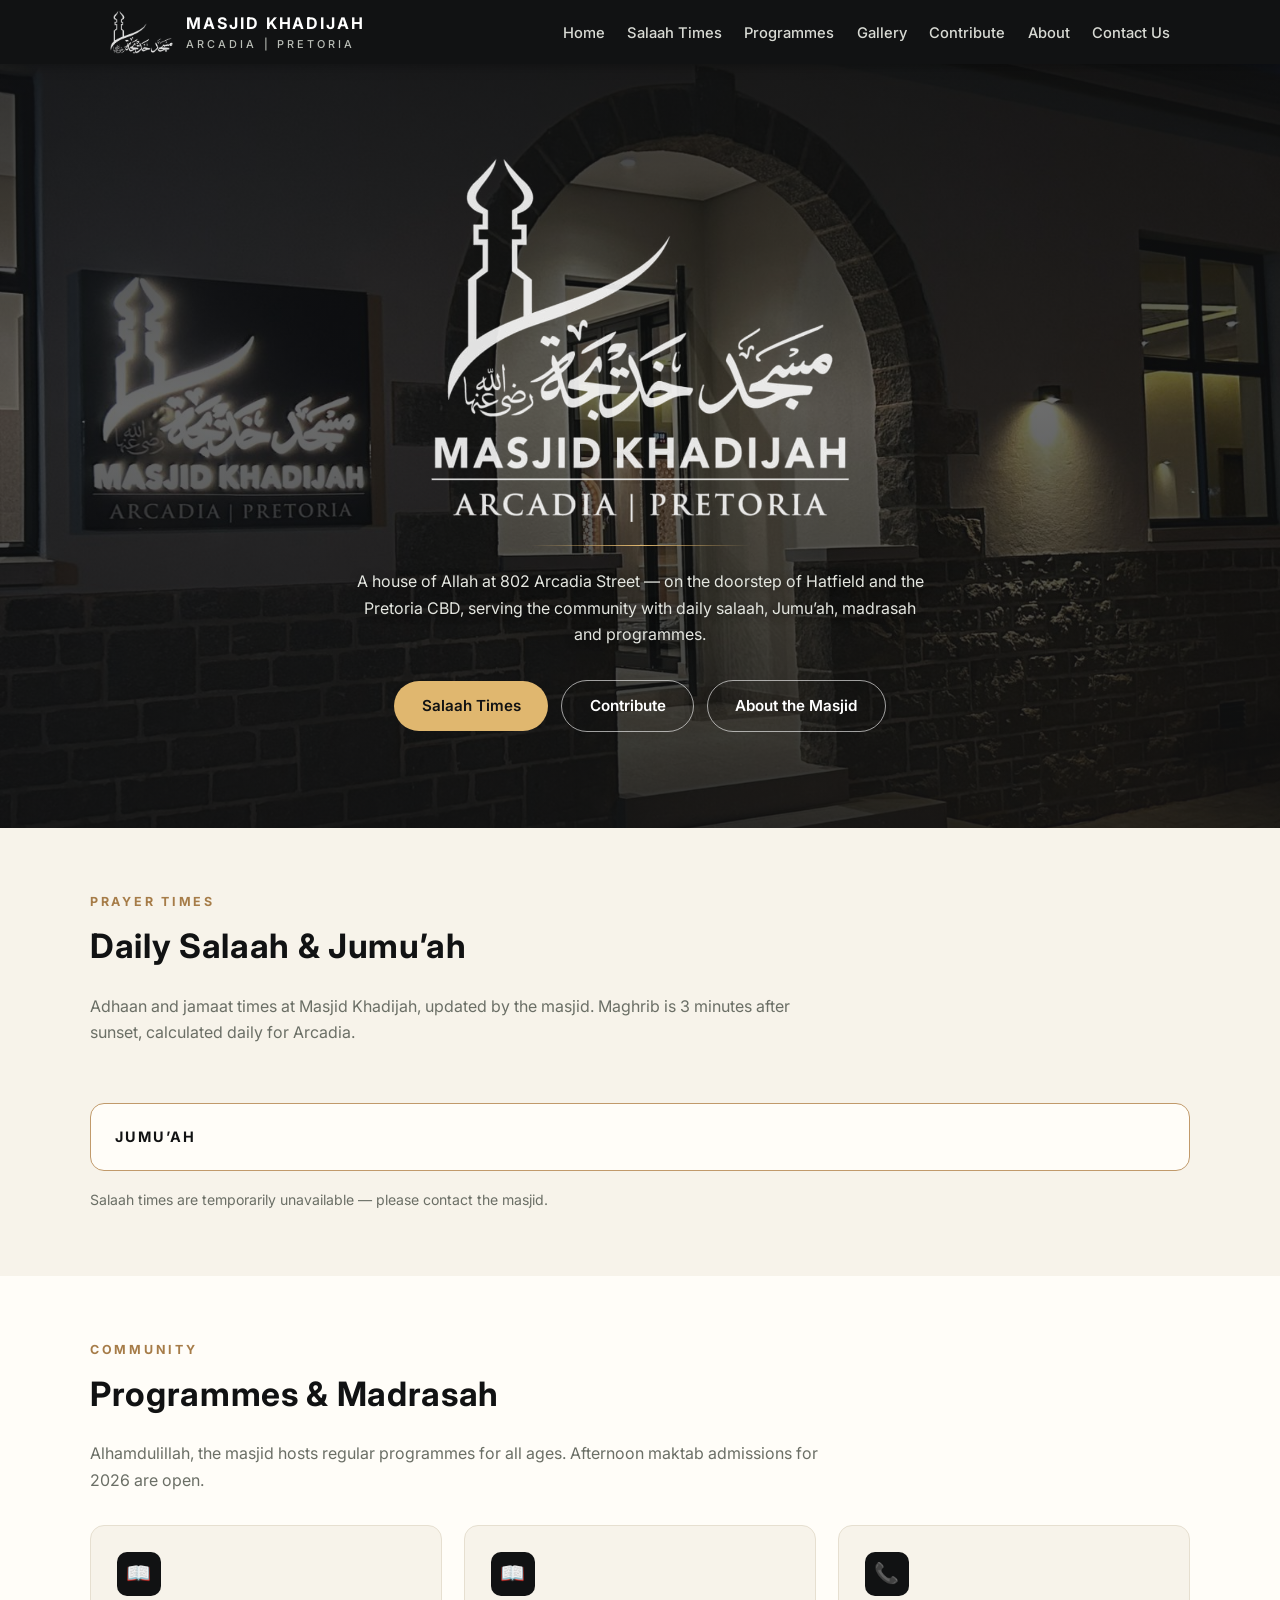
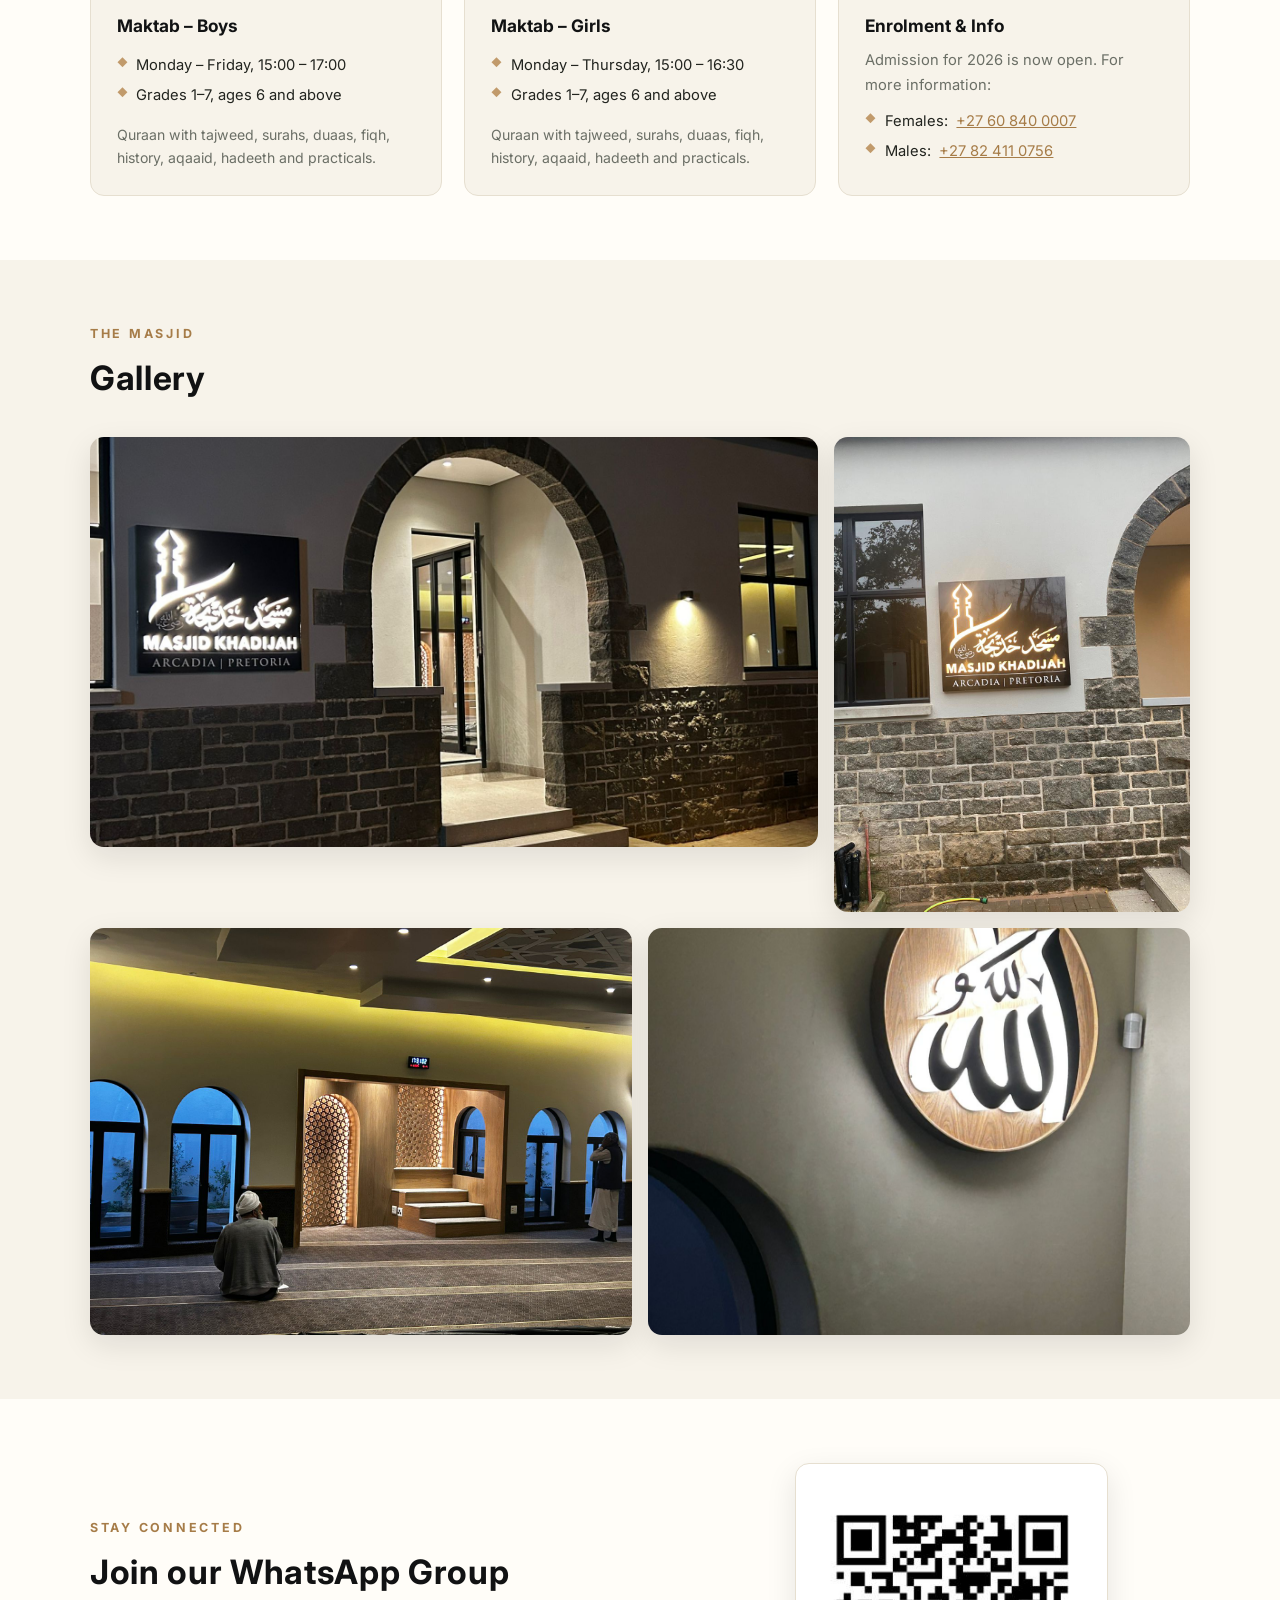
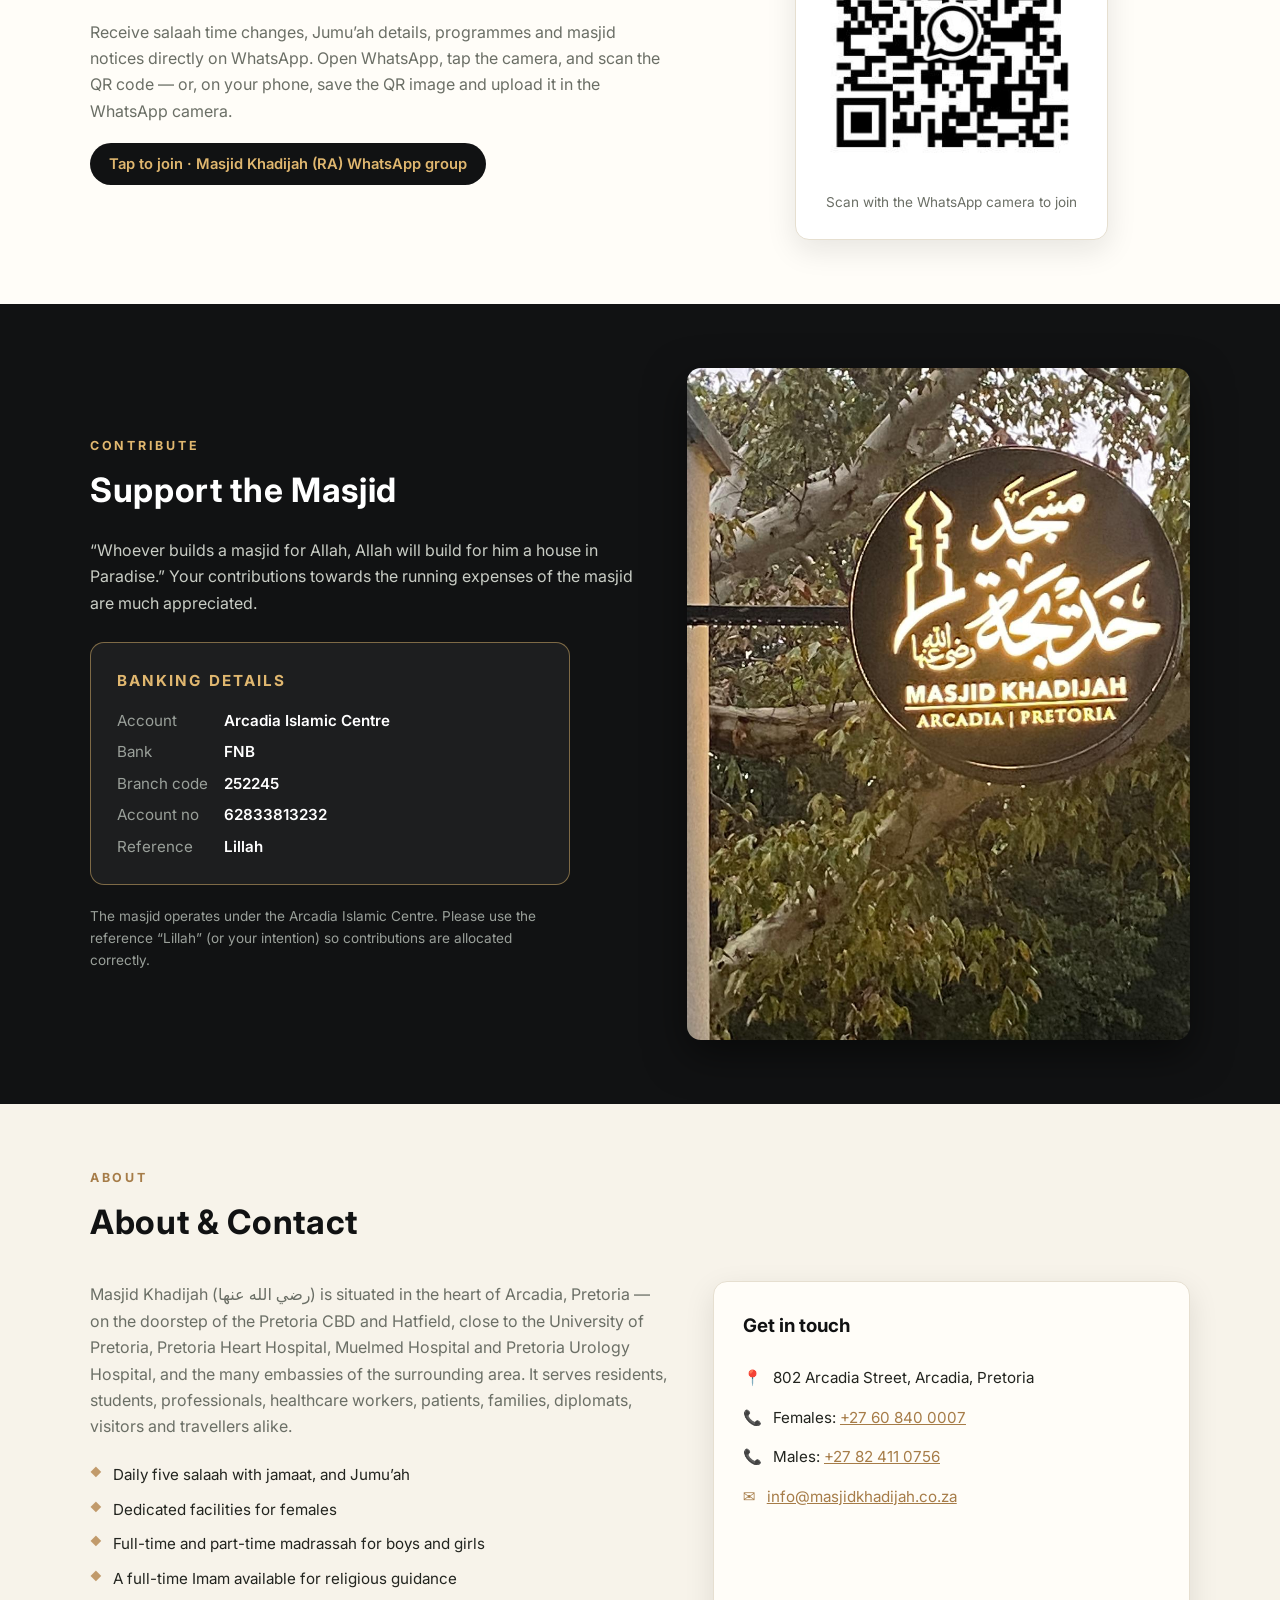
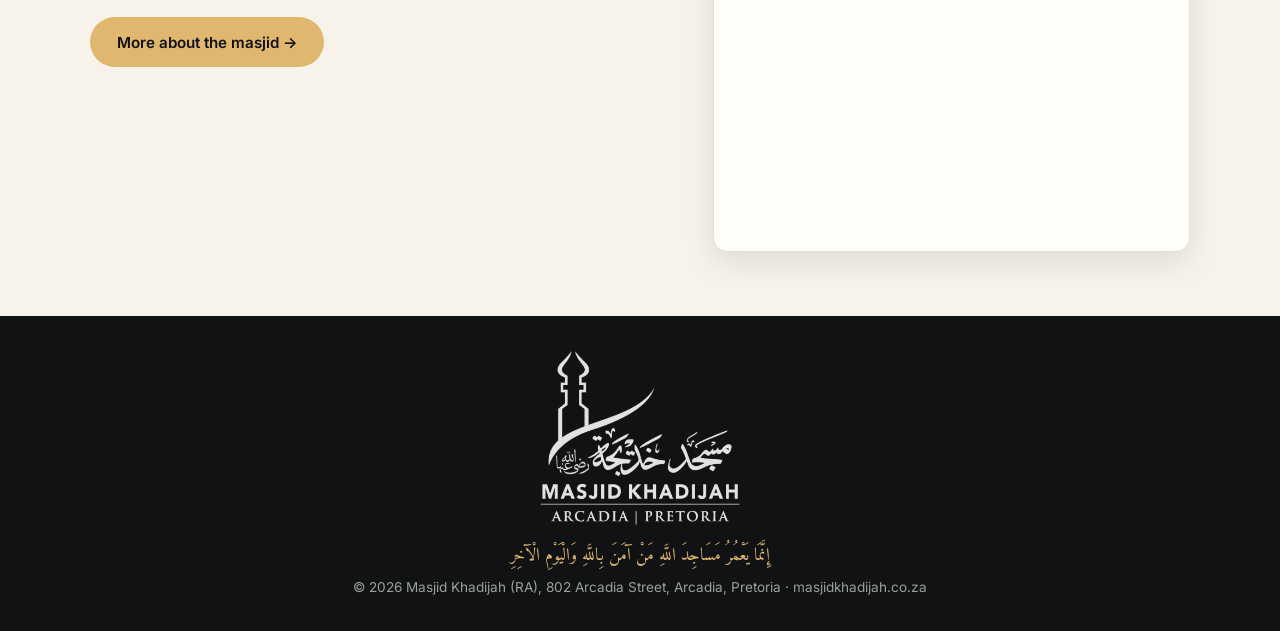
<file: index.html>
<!DOCTYPE html>
<html lang="en">
<head>
<meta charset="UTF-8">
<meta name="viewport" content="width=device-width, initial-scale=1.0">
<title>Masjid Khadijah – Arcadia, Pretoria</title>
<meta name="description" content="Masjid Khadijah (RA), 802 Arcadia Street, Arcadia, Pretoria – daily salaah times, Jumu'ah, madrasah and programmes, and how to contribute.">
<link rel="icon" type="image/png" href="assets/logo-mark.png">
<link rel="preconnect" href="https://fonts.googleapis.com">
<link rel="preconnect" href="https://fonts.gstatic.com" crossorigin>
<link href="https://fonts.googleapis.com/css2?family=Amiri:wght@400;700&family=Inter:wght@400;500;600;700&display=swap" rel="stylesheet">
<link rel="stylesheet" href="assets/style.css?v=2">
</head>
<body>

<header>
  <div class="nav">
    <a class="brand" href="#top">
      <img class="logo-dark" src="assets/logo-mark.png" alt="Masjid Khadijah logo">
      <span class="name">Masjid Khadijah<small>Arcadia | Pretoria</small></span>
    </a>
    <button class="menu-btn" aria-label="Menu" onclick="document.getElementById('nav').classList.toggle('open')">&#9776;</button>
    <nav id="nav">
      <ul>
        <li><a href="#top">Home</a></li>
        <li><a href="#salaah">Salaah Times</a></li>
        <li><a href="#programmes">Programmes</a></li>
        <li><a href="#gallery">Gallery</a></li>
        <li><a href="#donate">Contribute</a></li>
        <li><a href="about.html">About</a></li>
        <li><a href="contact.html">Contact Us</a></li>
      </ul>
    </nav>
  </div>
</header>

<main id="top">

  <div class="hero">
    <div class="bg" role="img" aria-label="Masjid Khadijah entrance at night"></div>
    <div class="veil"></div>
    <div class="hero-inner">
      <img class="hero-logo logo-dark" src="assets/logo.png" alt="Masjid Khadijah – Arcadia | Pretoria">
      <div class="rule"></div>
      <p class="sub">A house of Allah at 802 Arcadia Street — on the doorstep of Hatfield and the Pretoria CBD, serving the community with daily salaah, Jumu&#8217;ah, madrasah and programmes.</p>
      <a class="btn btn-gold" href="#salaah">Salaah Times</a>
      <a class="btn btn-outline" href="#donate">Contribute</a>
      <a class="btn btn-outline" href="about.html">About the Masjid</a>
    </div>
  </div>

  <section id="salaah">
    <div class="wrap">
      <p class="kicker">Prayer Times</p>
      <h2>Daily Salaah &amp; Jumu&#8217;ah</h2>
      <p class="lead">Adhaan and jamaat times at Masjid Khadijah, updated by the masjid. Maghrib is 3 minutes after sunset, calculated daily for Arcadia.</p>

      <div class="times-grid" id="timesGrid"></div>

      <div class="jumuah-card" id="jumuahCard" hidden>
        <span class="jlabel">Jumu&#8217;ah</span>
        <span class="chips" id="jumuahChips"></span>
        <span class="speaker" id="jumuahSpeaker" hidden></span>
        <p class="times-note" id="timesNote" hidden></p>
      </div>

      <p class="times-note" id="timeChangeNote" hidden></p>
      <p class="times-meta" id="timesMeta"></p>
    </div>
  </section>

  <section id="programmes" class="alt">
    <div class="wrap">
      <p class="kicker">Community</p>
      <h2>Programmes &amp; Madrasah</h2>
      <p class="lead">Alhamdulillah, the masjid hosts regular programmes for all ages. Afternoon maktab admissions for 2026 are open.</p>

      <div class="notices" id="noticesBox" hidden>
        <h3>Notice Board</h3>
        <ul id="noticesList"></ul>
      </div>

      <div class="cards" id="programmeCards">
        <div class="card">
          <div class="icon">📖</div>
          <h3>Maktab – Boys</h3>
          <ul>
            <li>Monday – Friday, 15:00 – 17:00</li>
            <li>Grades 1–7, ages 6 and above</li>
          </ul>
          <p class="foot">Quraan with tajweed, surahs, duaas, fiqh, history, aqaaid, hadeeth and practicals.</p>
        </div>
        <div class="card">
          <div class="icon">📖</div>
          <h3>Maktab – Girls</h3>
          <ul>
            <li>Monday – Thursday, 15:00 – 16:30</li>
            <li>Grades 1–7, ages 6 and above</li>
          </ul>
          <p class="foot">Quraan with tajweed, surahs, duaas, fiqh, history, aqaaid, hadeeth and practicals.</p>
        </div>
        <div class="card">
          <div class="icon">📞</div>
          <h3>Enrolment &amp; Info</h3>
          <p>Admission for 2026 is now open. For more information:</p>
          <ul>
            <li>Females: <a href="tel:+27608400007">+27 60 840 0007</a></li>
            <li>Males: <a href="tel:+27824110756">+27 82 411 0756</a></li>
          </ul>
        </div>
      </div>
    </div>
  </section>

  <section id="gallery">
    <div class="wrap">
      <p class="kicker">The Masjid</p>
      <h2>Gallery</h2>
      <div class="gallery">
        <figure class="g-wide"><img src="assets/hero-exterior.jpg" alt="Masjid Khadijah entrance at night" loading="lazy"></figure>
        <figure class="g-tall"><img src="assets/sign-gold.jpg" alt="Backlit Masjid Khadijah sign" loading="lazy"></figure>
        <figure class="g-half"><img src="assets/interior-mihrab.jpg" alt="Prayer hall, mihrab and minbar" loading="lazy"></figure>
        <figure class="g-half"><img src="assets/allah-roundel.jpg" alt="Allah calligraphy in the prayer hall" loading="lazy"></figure>
      </div>
    </div>
  </section>

  <section id="connect" class="connect">
    <div class="wrap">
      <div>
        <p class="kicker">Stay Connected</p>
        <h2>Join our WhatsApp Group</h2>
        <p class="lead">Receive salaah time changes, Jumu&#8217;ah details, programmes and masjid notices directly on WhatsApp. Open WhatsApp, tap the camera, and scan the QR code — or, on your phone, save the QR image and upload it in the WhatsApp camera.</p>
        <a class="wa-badge" href="https://chat.whatsapp.com/HFr8KgDDXyz9vbOk4dIPqC" target="_blank" rel="noopener">Tap to join · Masjid Khadijah (RA) WhatsApp group</a>
      </div>
      <div class="qr-card">
        <img src="assets/whatsapp-qr.png" alt="WhatsApp group QR code for Masjid Khadijah">
        <p>Scan with the WhatsApp camera to join</p>
      </div>
    </div>
  </section>

  <section id="donate" class="donate">
    <div class="wrap">
      <div>
        <p class="kicker">Contribute</p>
        <h2>Support the Masjid</h2>
        <p class="lead">&#8220;Whoever builds a masjid for Allah, Allah will build for him a house in Paradise.&#8221; Your contributions towards the running expenses of the masjid are much appreciated.</p>
        <div class="bank">
          <h3>Banking Details</h3>
          <dl>
            <dt>Account</dt><dd>Arcadia Islamic Centre</dd>
            <dt>Bank</dt><dd>FNB</dd>
            <dt>Branch code</dt><dd>252245</dd>
            <dt>Account no</dt><dd>62833813232</dd>
            <dt>Reference</dt><dd>Lillah</dd>
          </dl>
        </div>
        <p class="note">The masjid operates under the Arcadia Islamic Centre. Please use the reference &#8220;Lillah&#8221; (or your intention) so contributions are allocated correctly.</p>
      </div>
      <div class="photo"><img src="assets/sign-round.jpg" alt="Masjid Khadijah hanging sign" loading="lazy"></div>
    </div>
  </section>

  <section id="contact">
    <div class="wrap">
      <p class="kicker">About</p>
      <h2>About &amp; Contact</h2>
      <div class="about-grid">
        <div>
          <p class="lead">Masjid Khadijah (رضي الله عنها) is situated in the heart of Arcadia, Pretoria — on the doorstep of the Pretoria CBD and Hatfield, close to the University of Pretoria, Pretoria Heart Hospital, Muelmed Hospital and Pretoria Urology Hospital, and the many embassies of the surrounding area. It serves residents, students, professionals, healthcare workers, patients, families, diplomats, visitors and travellers alike.</p>
          <ul class="facts">
            <li>Daily five salaah with jamaat, and Jumu&#8217;ah</li>
            <li>Dedicated facilities for females</li>
            <li>Full-time and part-time madrassah for boys and girls</li>
            <li>A full-time Imam available for religious guidance</li>
          </ul>
          <a class="btn btn-gold" style="margin-top:1.6rem" href="about.html">More about the masjid →</a>
        </div>
        <div class="contact-card">
          <h3>Get in touch</h3>
          <ul>
            <li><span>📍</span><span>802 Arcadia Street, Arcadia, Pretoria</span></li>
            <li><span>📞</span><span>Females: <a href="tel:+27608400007">+27 60 840 0007</a></span></li>
            <li><span>📞</span><span>Males: <a href="tel:+27824110756">+27 82 411 0756</a></span></li>
            <li><span>✉️</span><span id="masjidEmail"></span></li>
          </ul>
          <iframe class="map" title="Map to Masjid Khadijah" loading="lazy"
            src="https://www.google.com/maps?q=Masjid%20Khadijah%20802%20Arcadia%20Street%20Arcadia%20Pretoria&output=embed"></iframe>
        </div>
      </div>
    </div>
  </section>

</main>

<footer>
  <img class="flogo logo-dark" src="assets/logo.png" alt="Masjid Khadijah">
  <p class="ayah">إِنَّمَا يَعْمُرُ مَسَاجِدَ اللَّهِ مَنْ آمَنَ بِاللَّهِ وَالْيَوْمِ الْآخِرِ</p>
  <p>&copy; <span id="yr"></span> Masjid Khadijah (RA), 802 Arcadia Street, Arcadia, Pretoria · masjidkhadijah.co.za</p>
</footer>

<script>
  document.getElementById('yr').textContent = new Date().getFullYear();
  document.querySelectorAll('#nav a').forEach(a =>
    a.addEventListener('click', () => document.getElementById('nav').classList.remove('open')));

  // Assemble the email at runtime so harvesters scanning the HTML never see it
  (() => {
    const el = document.getElementById('masjidEmail');
    if (!el) return;
    const addr = ['in', 'fo'].join('') + String.fromCharCode(64) + ['masjidkhadijah', 'co', 'za'].join('.');
    const a = document.createElement('a');
    a.href = 'mai' + 'lto:' + addr;
    a.textContent = addr;
    el.appendChild(a);
  })();

  // ---- Salaah times, maintained by the masjid in a published Google Sheet ----
  // Tab "Salah Times" (gid 0): rows Fajr/Zuhr/Asr/Esha (B=adhaan, C=salaah),
  // Jumuah Adhaan / Jumuah Talk / Jumuah Salaah / Speaker / Note (value in B).
  // Tab "Notices/Programmes" (gid 565669592): Type | Title | Details | When.
  const PUB_URL = 'https://docs.google.com/spreadsheets/d/e/2PACX-1vRTr9kR4SyfroDH5hAJCIE7Sj8FF6PcuQ3MUzpzy727GX431kQvPGYDfOH6fwUwWuCeR8jOcvNmKQjD/pub';
  const GID_TIMES = 0, GID_PROGRAMMES = 565669592;

  // Sunset for Arcadia, Pretoria (NOAA solar equations); Maghrib = sunset + 3 min.
  function maghribTime(date) {
    const lat = -25.7461 * Math.PI / 180, lon = 28.2087, tz = 2;
    const start = new Date(date.getFullYear(), 0, 0);
    const doy = Math.floor((date - start) / 86400000);
    const g = 2 * Math.PI / 365 * (doy - 1 + 0.5);
    const eqtime = 229.18 * (0.000075 + 0.001868 * Math.cos(g) - 0.032077 * Math.sin(g)
      - 0.014615 * Math.cos(2 * g) - 0.040849 * Math.sin(2 * g));
    const decl = 0.006918 - 0.399912 * Math.cos(g) + 0.070257 * Math.sin(g)
      - 0.006758 * Math.cos(2 * g) + 0.000907 * Math.sin(2 * g)
      - 0.002697 * Math.cos(3 * g) + 0.00148 * Math.sin(3 * g);
    const ha = Math.acos(Math.cos(90.833 * Math.PI / 180) / (Math.cos(lat) * Math.cos(decl))
      - Math.tan(lat) * Math.tan(decl)) * 180 / Math.PI;
    const sunsetUTC = 720 - 4 * (lon - ha) - eqtime;          // minutes UTC
    const m = Math.round(sunsetUTC + tz * 60) + 3;             // +3 min after sunset
    return String(Math.floor(m / 60) % 24).padStart(2, '0') + ':' + String(m % 60).padStart(2, '0');
  }

  function renderTimes(rows) {
    const get = label => rows.find(r => r.label.toLowerCase() === label.toLowerCase()) || {};
    const pad = t => /^\d:\d\d/.test(t) ? '0' + t : t;
    const tile = (name, adhaan, salaah, extra) => `
      <div class="time-tile"><div class="salaah">${name}</div>
        ${adhaan ? `<div class="trow"><span class="tlabel">Adhaan</span><span class="tval">${pad(adhaan)}</span></div>` : ''}
        <div class="trow"><span class="tlabel">Salaah</span><span class="tval jamaat">${pad(salaah)}</span></div>
        ${extra ? `<div class="sunset">${extra}</div>` : ''}
      </div>`;
    const order = ['Fajr', 'Zuhr', 'Asr'];
    let html = order.map(n => { const r = get(n); return tile(n, r.b, r.c || '–'); }).join('');
    html += tile('Maghrib', '', maghribTime(new Date()), '3 min after sunset');
    const esha = get('Esha');
    html += tile('Esha', esha.b, esha.c || '–');
    document.getElementById('timesGrid').innerHTML = html;

    const jAdhaan = get('Jumuah Adhaan').b, jTalk = get('Jumuah Talk').b,
          jSalaah = get('Jumuah Salaah').b, speaker = get('Speaker').b, note = get('Note').b;
    const chips = [['Adhaan', jAdhaan], ['Talk', jTalk], ['Salaah', jSalaah]].filter(c => c[1]);
    if (chips.length) {
      document.getElementById('jumuahCard').hidden = false;
      document.getElementById('jumuahChips').innerHTML =
        chips.map(c => `<span class="chip">${c[0]}: ${c[1]}</span>`).join('');
      if (speaker) {
        const sp = document.getElementById('jumuahSpeaker');
        sp.hidden = false;
        sp.innerHTML = 'This week’s speaker: <strong></strong>';
        sp.querySelector('strong').textContent =
          speaker.toLowerCase().replace(/(^|[\s\-'’])\S/g, c => c.toUpperCase());
      }
    }
    if (note) {
      const n = document.getElementById('timesNote');
      n.hidden = false;
      n.textContent = note;
      document.getElementById('jumuahCard').hidden = false;
    }
    const tchange = (rows.find(r => r.label.toLowerCase().startsWith('time change')) || {}).b;
    if (tchange) {
      const tc = document.getElementById('timeChangeNote');
      tc.hidden = false;
      tc.textContent = tchange;
    }
  }

  // Second sheet tab "Programmes": Type (Programme|Notice) | Title | Details | When
  function renderProgrammes(rows) {
    const esc = s => { const d = document.createElement('span'); d.textContent = s; return d.innerHTML; };
    const notices = rows.filter(r => r.type.toLowerCase().startsWith('notice'));
    const progs = rows.filter(r => r.type.toLowerCase().startsWith('prog'));
    if (notices.length) {
      document.getElementById('noticesBox').hidden = false;
      document.getElementById('noticesList').innerHTML = notices.map(n =>
        `<li><strong>${esc(n.title)}</strong> ${esc(n.details)}${n.when ? `<span class="nwhen">${esc(n.when)}</span>` : ''}</li>`).join('');
    }
    if (progs.length) {
      document.getElementById('programmeCards').insertAdjacentHTML('beforeend', progs.map(p => `
        <div class="card"><div class="icon">🕌</div>
          <h3>${esc(p.title)}</h3>
          <p>${esc(p.details)}</p>
          ${p.when ? `<p class="when">${esc(p.when)}</p>` : ''}
        </div>`).join(''));
    }
  }

  const unquote = f => {
    f = f.trim();
    if (f.startsWith('"') && f.endsWith('"')) f = f.slice(1, -1).replace(/""/g, '"');
    return f.trim();
  };
  const fetchTab = gid =>
    fetch(`${PUB_URL}?output=tsv&gid=${gid}&t=` + Date.now())
      .then(r => { if (!r.ok) throw 0; return r.text(); })
      .then(txt => txt.split(/\r?\n/).map(line => line.split('\t').map(unquote)));

  fetchTab(GID_TIMES)
    .then(raw => {
      const rows = raw
        .map(f => ({ label: f[0] || '', b: f[1] || '', c: f[2] || '' }))
        .filter(r => r.label && r.label.toLowerCase() !== 'salaah');
      renderTimes(rows);
    })
    .catch(() => {
      document.getElementById('timesMeta').textContent =
        'Salaah times are temporarily unavailable — please contact the masjid.';
    });

  fetchTab(GID_PROGRAMMES)
    .then(raw => {
      const rows = raw
        .map(f => ({ type: f[0] || '', title: f[1] || '', details: f[2] || '', when: f[3] || '' }))
        .filter(r => r.type && r.type.toLowerCase() !== 'type' && r.title);
      renderProgrammes(rows);
    })
    .catch(() => {}); // tab missing or empty — section just shows the maktab cards
</script>

</body>
</html>
</file>
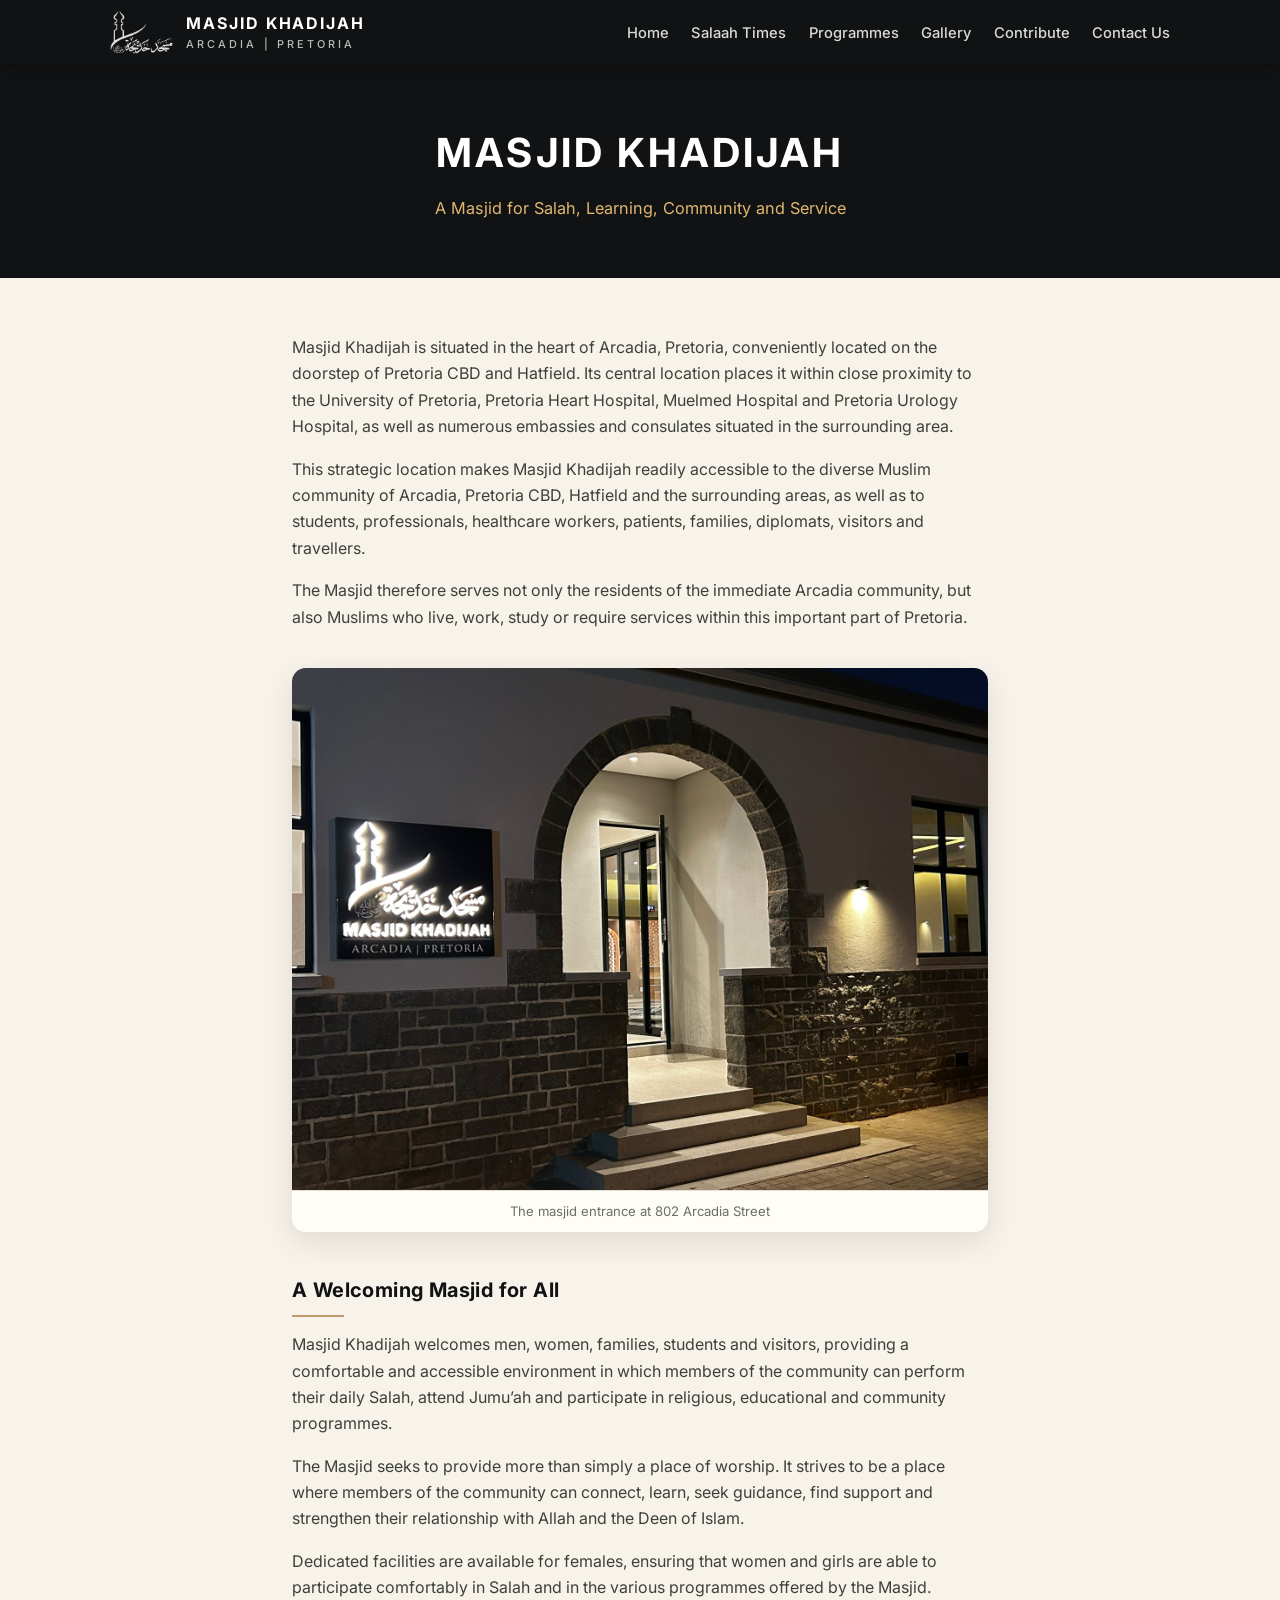
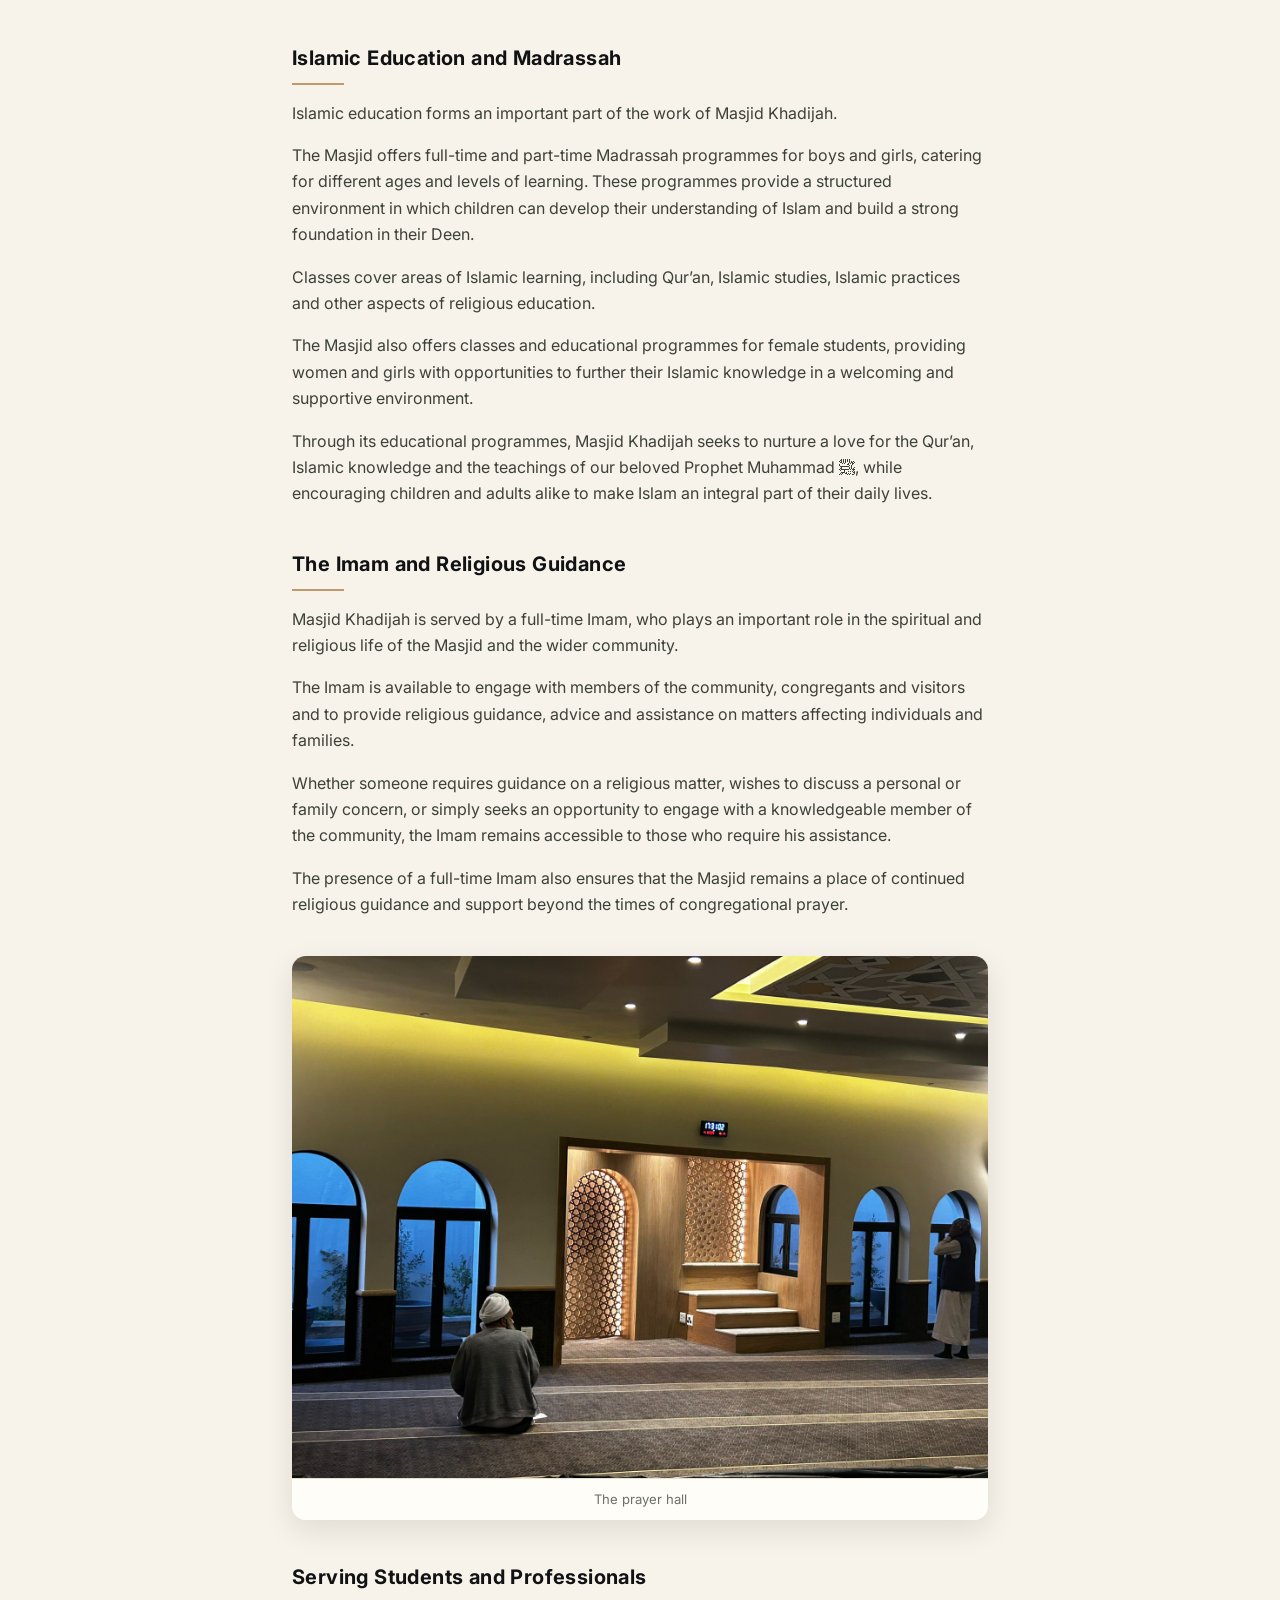
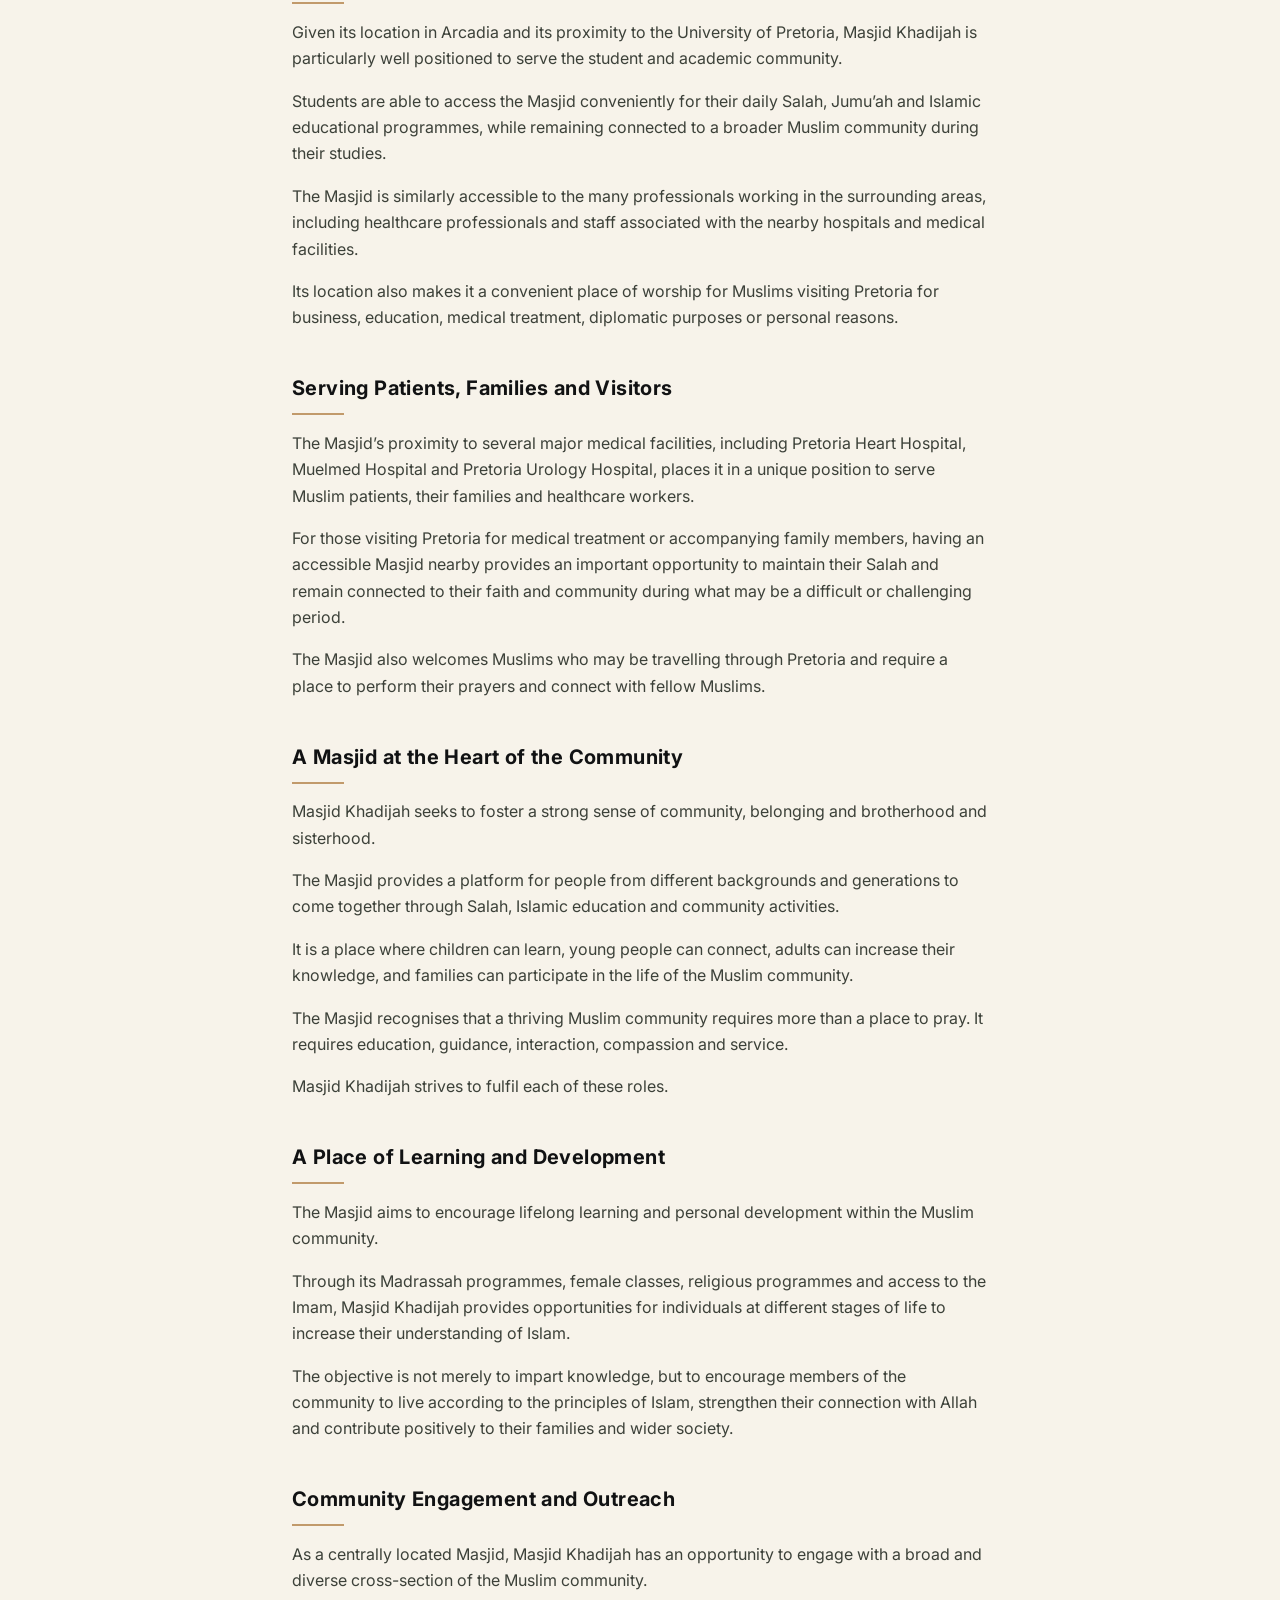
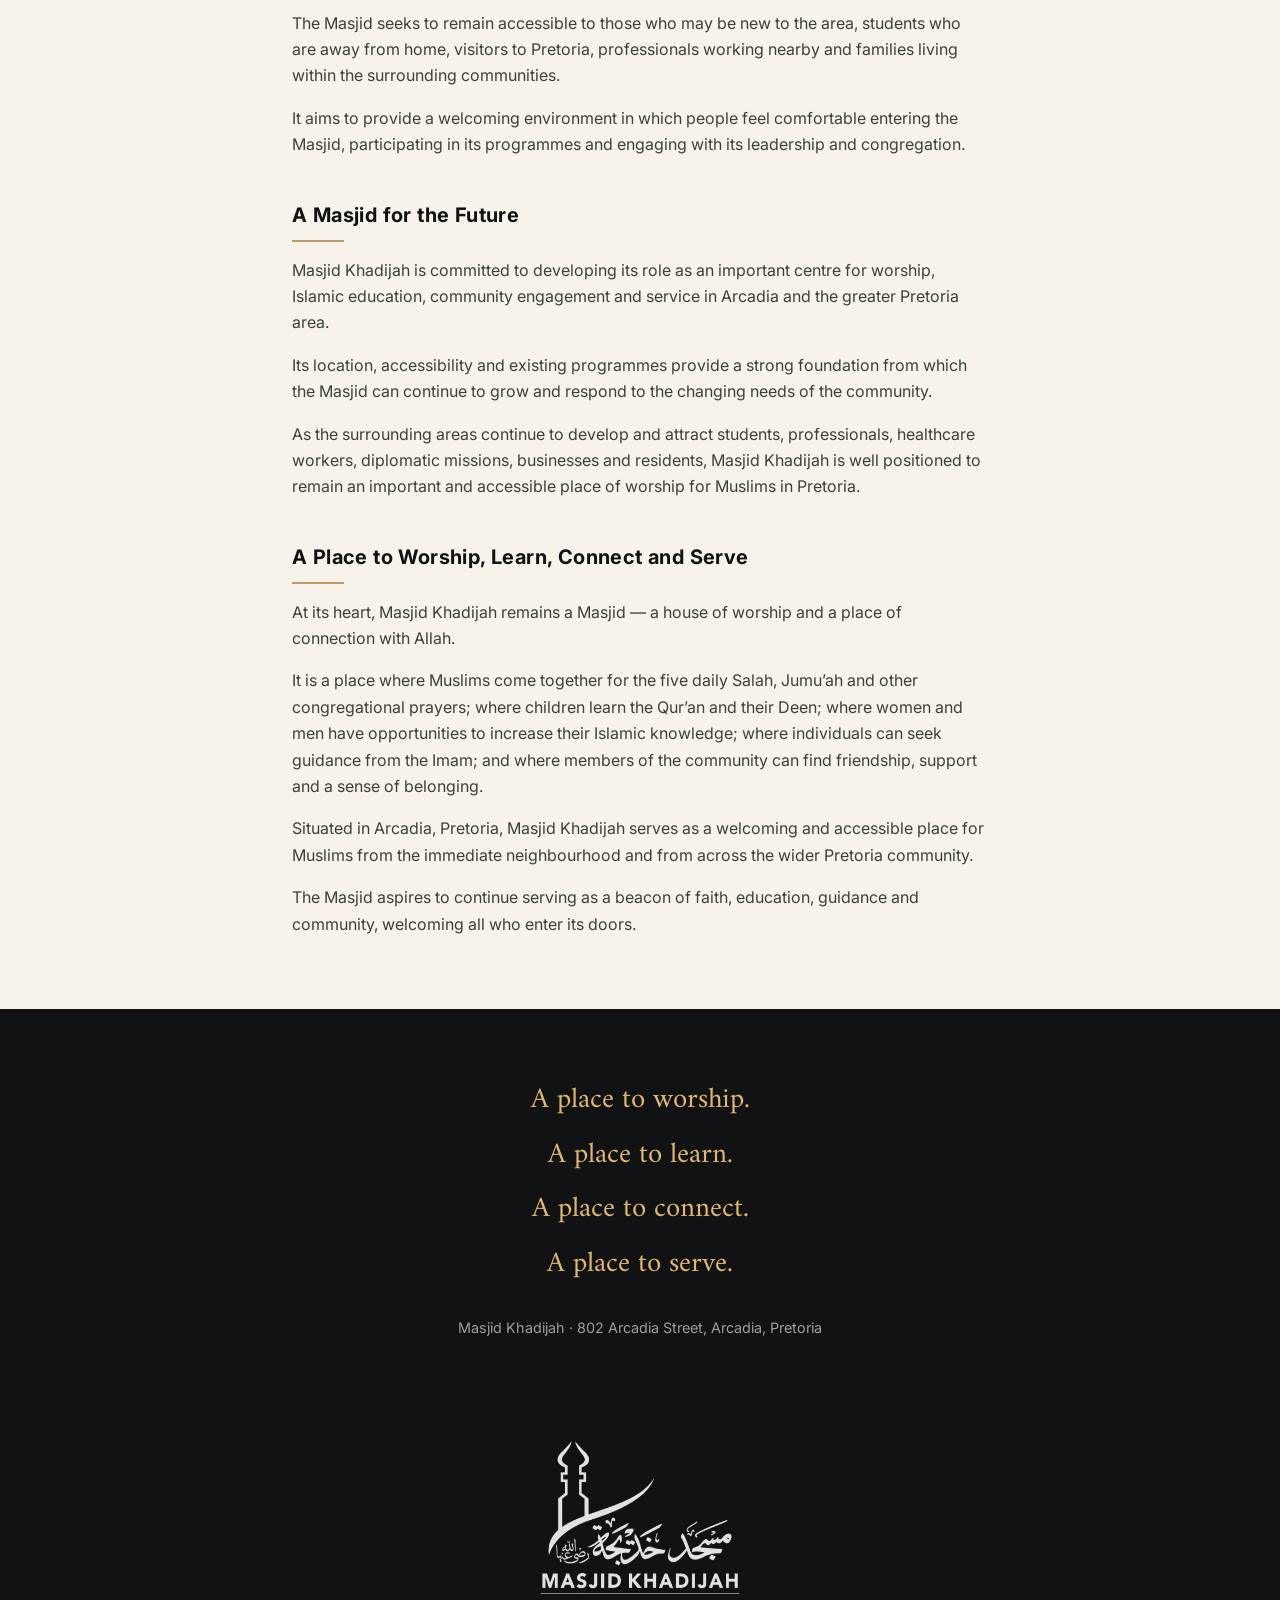
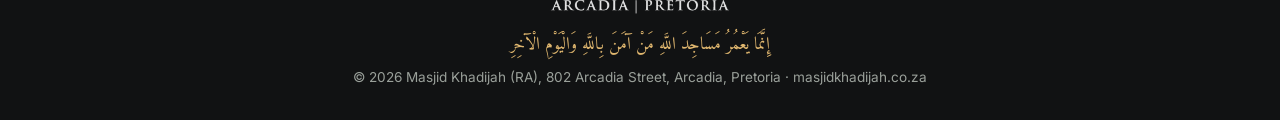
<file: about.html>
<!DOCTYPE html>
<html lang="en">
<head>
<meta charset="UTF-8">
<meta name="viewport" content="width=device-width, initial-scale=1.0">
<title>About – Masjid Khadijah, Arcadia, Pretoria</title>
<meta name="description" content="About Masjid Khadijah in Arcadia, Pretoria – a masjid for salah, learning, community and service.">
<link rel="icon" type="image/png" href="assets/logo-mark.png">
<link rel="preconnect" href="https://fonts.googleapis.com">
<link rel="preconnect" href="https://fonts.gstatic.com" crossorigin>
<link href="https://fonts.googleapis.com/css2?family=Amiri:wght@400;700&family=Inter:wght@400;500;600;700&display=swap" rel="stylesheet">
<link rel="stylesheet" href="assets/style.css?v=2">
</head>
<body>

<header>
  <div class="nav">
    <a class="brand" href="index.html">
      <img class="logo-dark" src="assets/logo-mark.png" alt="Masjid Khadijah logo">
      <span class="name">Masjid Khadijah<small>Arcadia | Pretoria</small></span>
    </a>
    <button class="menu-btn" aria-label="Menu" onclick="document.getElementById('nav').classList.toggle('open')">&#9776;</button>
    <nav id="nav">
      <ul>
        <li><a href="index.html">Home</a></li>
        <li><a href="index.html#salaah">Salaah Times</a></li>
        <li><a href="index.html#programmes">Programmes</a></li>
        <li><a href="index.html#gallery">Gallery</a></li>
        <li><a href="index.html#donate">Contribute</a></li>
        <li><a href="contact.html">Contact Us</a></li>
      </ul>
    </nav>
  </div>
</header>

<main>

  <div class="page-head">
    <h1>Masjid Khadijah</h1>
    <p class="tag">A Masjid for Salah, Learning, Community and Service</p>
  </div>

  <article class="article">

    <p>Masjid Khadijah is situated in the heart of Arcadia, Pretoria, conveniently located on the doorstep of Pretoria CBD and Hatfield. Its central location places it within close proximity to the University of Pretoria, Pretoria Heart Hospital, Muelmed Hospital and Pretoria Urology Hospital, as well as numerous embassies and consulates situated in the surrounding area.</p>
    <p>This strategic location makes Masjid Khadijah readily accessible to the diverse Muslim community of Arcadia, Pretoria CBD, Hatfield and the surrounding areas, as well as to students, professionals, healthcare workers, patients, families, diplomats, visitors and travellers.</p>
    <p>The Masjid therefore serves not only the residents of the immediate Arcadia community, but also Muslims who live, work, study or require services within this important part of Pretoria.</p>

    <figure>
      <img src="assets/hero-exterior.jpg" alt="Masjid Khadijah entrance at night" loading="lazy">
      <figcaption>The masjid entrance at 802 Arcadia Street</figcaption>
    </figure>

    <h3>A Welcoming Masjid for All</h3>
    <p>Masjid Khadijah welcomes men, women, families, students and visitors, providing a comfortable and accessible environment in which members of the community can perform their daily Salah, attend Jumu&#8217;ah and participate in religious, educational and community programmes.</p>
    <p>The Masjid seeks to provide more than simply a place of worship. It strives to be a place where members of the community can connect, learn, seek guidance, find support and strengthen their relationship with Allah and the Deen of Islam.</p>
    <p>Dedicated facilities are available for females, ensuring that women and girls are able to participate comfortably in Salah and in the various programmes offered by the Masjid.</p>

    <h3>Islamic Education and Madrassah</h3>
    <p>Islamic education forms an important part of the work of Masjid Khadijah.</p>
    <p>The Masjid offers full-time and part-time Madrassah programmes for boys and girls, catering for different ages and levels of learning. These programmes provide a structured environment in which children can develop their understanding of Islam and build a strong foundation in their Deen.</p>
    <p>Classes cover areas of Islamic learning, including Qur&#8217;an, Islamic studies, Islamic practices and other aspects of religious education.</p>
    <p>The Masjid also offers classes and educational programmes for female students, providing women and girls with opportunities to further their Islamic knowledge in a welcoming and supportive environment.</p>
    <p>Through its educational programmes, Masjid Khadijah seeks to nurture a love for the Qur&#8217;an, Islamic knowledge and the teachings of our beloved Prophet Muhammad ﷺ, while encouraging children and adults alike to make Islam an integral part of their daily lives.</p>

    <h3>The Imam and Religious Guidance</h3>
    <p>Masjid Khadijah is served by a full-time Imam, who plays an important role in the spiritual and religious life of the Masjid and the wider community.</p>
    <p>The Imam is available to engage with members of the community, congregants and visitors and to provide religious guidance, advice and assistance on matters affecting individuals and families.</p>
    <p>Whether someone requires guidance on a religious matter, wishes to discuss a personal or family concern, or simply seeks an opportunity to engage with a knowledgeable member of the community, the Imam remains accessible to those who require his assistance.</p>
    <p>The presence of a full-time Imam also ensures that the Masjid remains a place of continued religious guidance and support beyond the times of congregational prayer.</p>

    <figure>
      <img src="assets/interior-mihrab.jpg" alt="The prayer hall of Masjid Khadijah" loading="lazy">
      <figcaption>The prayer hall</figcaption>
    </figure>

    <h3>Serving Students and Professionals</h3>
    <p>Given its location in Arcadia and its proximity to the University of Pretoria, Masjid Khadijah is particularly well positioned to serve the student and academic community.</p>
    <p>Students are able to access the Masjid conveniently for their daily Salah, Jumu&#8217;ah and Islamic educational programmes, while remaining connected to a broader Muslim community during their studies.</p>
    <p>The Masjid is similarly accessible to the many professionals working in the surrounding areas, including healthcare professionals and staff associated with the nearby hospitals and medical facilities.</p>
    <p>Its location also makes it a convenient place of worship for Muslims visiting Pretoria for business, education, medical treatment, diplomatic purposes or personal reasons.</p>

    <h3>Serving Patients, Families and Visitors</h3>
    <p>The Masjid&#8217;s proximity to several major medical facilities, including Pretoria Heart Hospital, Muelmed Hospital and Pretoria Urology Hospital, places it in a unique position to serve Muslim patients, their families and healthcare workers.</p>
    <p>For those visiting Pretoria for medical treatment or accompanying family members, having an accessible Masjid nearby provides an important opportunity to maintain their Salah and remain connected to their faith and community during what may be a difficult or challenging period.</p>
    <p>The Masjid also welcomes Muslims who may be travelling through Pretoria and require a place to perform their prayers and connect with fellow Muslims.</p>

    <h3>A Masjid at the Heart of the Community</h3>
    <p>Masjid Khadijah seeks to foster a strong sense of community, belonging and brotherhood and sisterhood.</p>
    <p>The Masjid provides a platform for people from different backgrounds and generations to come together through Salah, Islamic education and community activities.</p>
    <p>It is a place where children can learn, young people can connect, adults can increase their knowledge, and families can participate in the life of the Muslim community.</p>
    <p>The Masjid recognises that a thriving Muslim community requires more than a place to pray. It requires education, guidance, interaction, compassion and service.</p>
    <p>Masjid Khadijah strives to fulfil each of these roles.</p>

    <h3>A Place of Learning and Development</h3>
    <p>The Masjid aims to encourage lifelong learning and personal development within the Muslim community.</p>
    <p>Through its Madrassah programmes, female classes, religious programmes and access to the Imam, Masjid Khadijah provides opportunities for individuals at different stages of life to increase their understanding of Islam.</p>
    <p>The objective is not merely to impart knowledge, but to encourage members of the community to live according to the principles of Islam, strengthen their connection with Allah and contribute positively to their families and wider society.</p>

    <h3>Community Engagement and Outreach</h3>
    <p>As a centrally located Masjid, Masjid Khadijah has an opportunity to engage with a broad and diverse cross-section of the Muslim community.</p>
    <p>The Masjid seeks to remain accessible to those who may be new to the area, students who are away from home, visitors to Pretoria, professionals working nearby and families living within the surrounding communities.</p>
    <p>It aims to provide a welcoming environment in which people feel comfortable entering the Masjid, participating in its programmes and engaging with its leadership and congregation.</p>

    <h3>A Masjid for the Future</h3>
    <p>Masjid Khadijah is committed to developing its role as an important centre for worship, Islamic education, community engagement and service in Arcadia and the greater Pretoria area.</p>
    <p>Its location, accessibility and existing programmes provide a strong foundation from which the Masjid can continue to grow and respond to the changing needs of the community.</p>
    <p>As the surrounding areas continue to develop and attract students, professionals, healthcare workers, diplomatic missions, businesses and residents, Masjid Khadijah is well positioned to remain an important and accessible place of worship for Muslims in Pretoria.</p>

    <h3>A Place to Worship, Learn, Connect and Serve</h3>
    <p>At its heart, Masjid Khadijah remains a Masjid — a house of worship and a place of connection with Allah.</p>
    <p>It is a place where Muslims come together for the five daily Salah, Jumu&#8217;ah and other congregational prayers; where children learn the Qur&#8217;an and their Deen; where women and men have opportunities to increase their Islamic knowledge; where individuals can seek guidance from the Imam; and where members of the community can find friendship, support and a sense of belonging.</p>
    <p>Situated in Arcadia, Pretoria, Masjid Khadijah serves as a welcoming and accessible place for Muslims from the immediate neighbourhood and from across the wider Pretoria community.</p>
    <p>The Masjid aspires to continue serving as a beacon of faith, education, guidance and community, welcoming all who enter its doors.</p>

  </article>

  <div class="tagline">
    <p>A place to worship.<br>A place to learn.<br>A place to connect.<br>A place to serve.</p>
    <p class="small">Masjid Khadijah · 802 Arcadia Street, Arcadia, Pretoria</p>
  </div>

</main>

<footer>
  <img class="flogo logo-dark" src="assets/logo.png" alt="Masjid Khadijah">
  <p class="ayah">إِنَّمَا يَعْمُرُ مَسَاجِدَ اللَّهِ مَنْ آمَنَ بِاللَّهِ وَالْيَوْمِ الْآخِرِ</p>
  <p>&copy; <span id="yr"></span> Masjid Khadijah (RA), 802 Arcadia Street, Arcadia, Pretoria · masjidkhadijah.co.za</p>
</footer>

<script>
  document.getElementById('yr').textContent = new Date().getFullYear();
  document.querySelectorAll('#nav a').forEach(a =>
    a.addEventListener('click', () => document.getElementById('nav').classList.remove('open')));
</script>

</body>
</html>
</file>
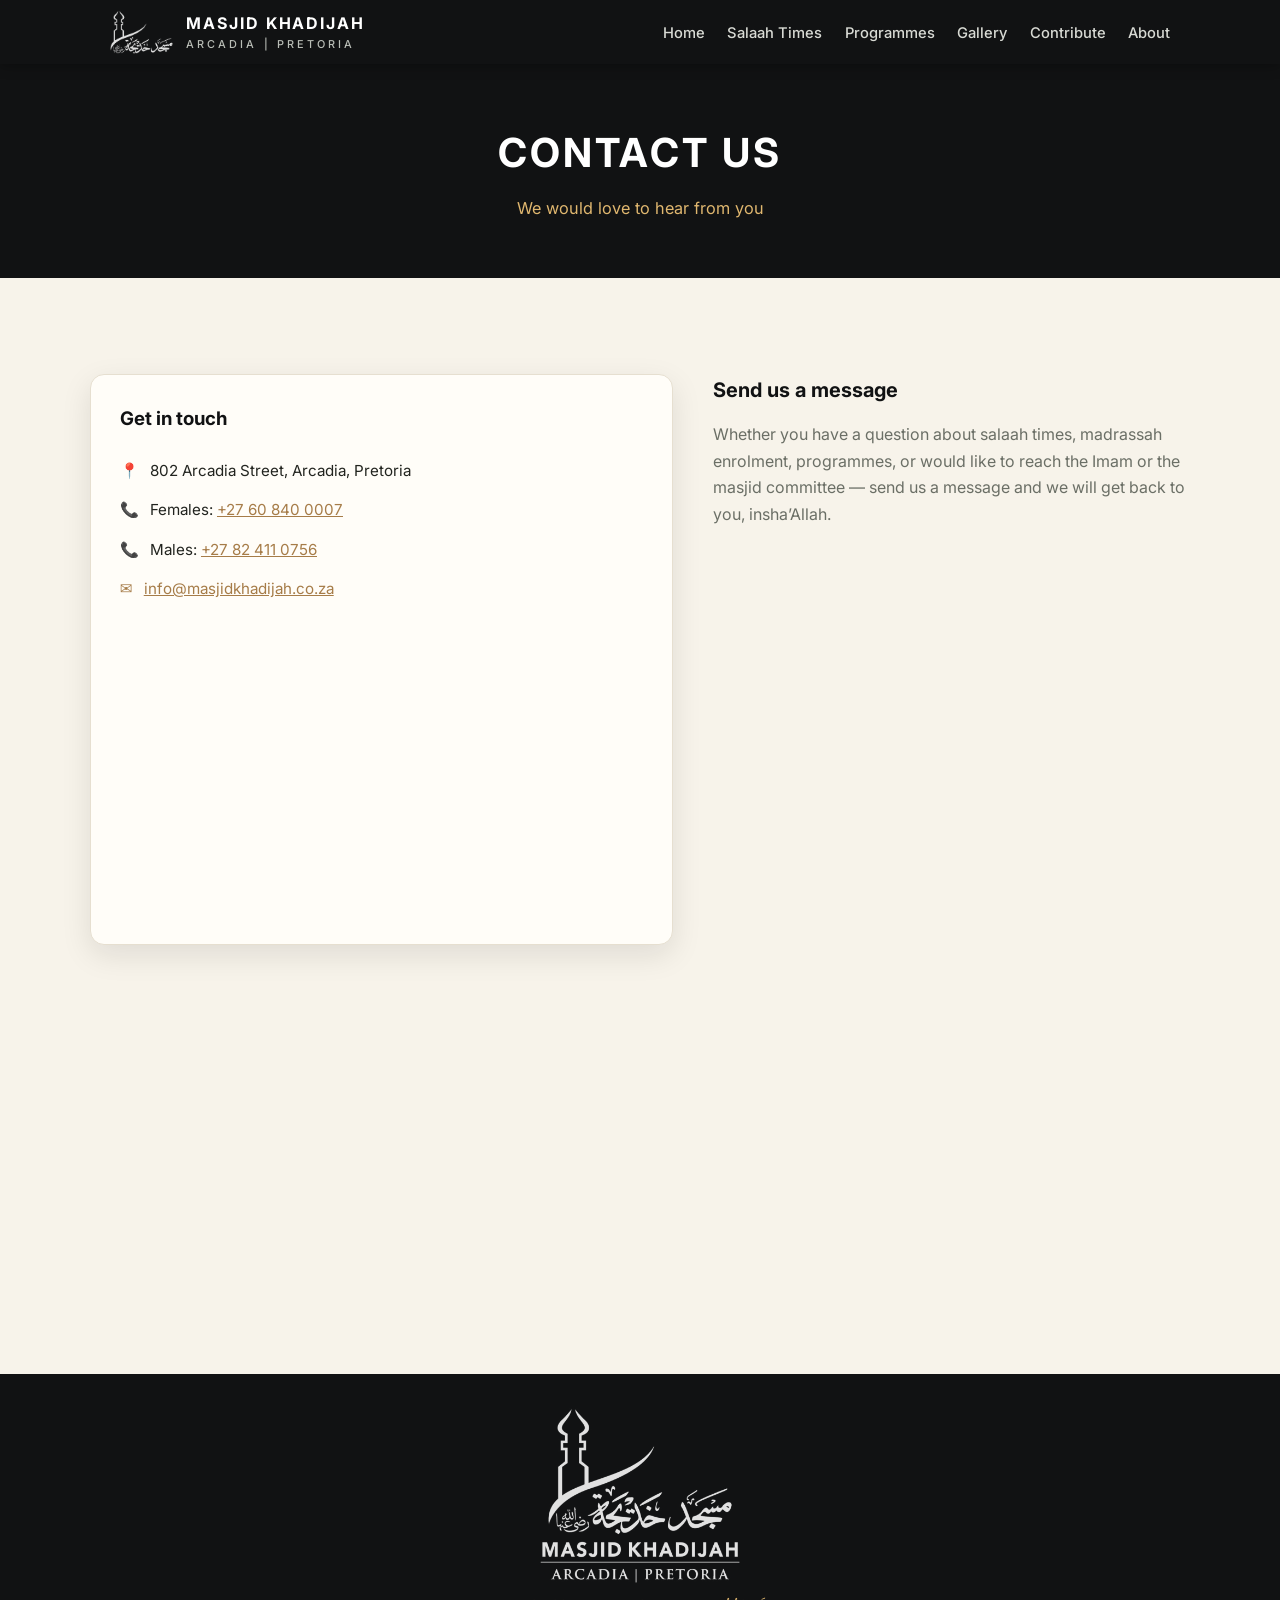
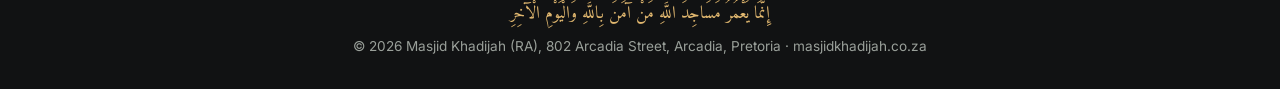
<file: contact.html>
<!DOCTYPE html>
<html lang="en">
<head>
<meta charset="UTF-8">
<meta name="viewport" content="width=device-width, initial-scale=1.0">
<title>Contact Us – Masjid Khadijah, Arcadia, Pretoria</title>
<meta name="description" content="Contact Masjid Khadijah, 802 Arcadia Street, Arcadia, Pretoria.">
<link rel="icon" type="image/png" href="assets/logo-mark.png">
<link rel="preconnect" href="https://fonts.googleapis.com">
<link rel="preconnect" href="https://fonts.gstatic.com" crossorigin>
<link href="https://fonts.googleapis.com/css2?family=Amiri:wght@400;700&family=Inter:wght@400;500;600;700&display=swap" rel="stylesheet">
<link rel="stylesheet" href="assets/style.css?v=2">
</head>
<body>

<header>
  <div class="nav">
    <a class="brand" href="index.html">
      <img class="logo-dark" src="assets/logo-mark.png" alt="Masjid Khadijah logo">
      <span class="name">Masjid Khadijah<small>Arcadia | Pretoria</small></span>
    </a>
    <button class="menu-btn" aria-label="Menu" onclick="document.getElementById('nav').classList.toggle('open')">&#9776;</button>
    <nav id="nav">
      <ul>
        <li><a href="index.html">Home</a></li>
        <li><a href="index.html#salaah">Salaah Times</a></li>
        <li><a href="index.html#programmes">Programmes</a></li>
        <li><a href="index.html#gallery">Gallery</a></li>
        <li><a href="index.html#donate">Contribute</a></li>
        <li><a href="about.html">About</a></li>
      </ul>
    </nav>
  </div>
</header>

<main>

  <div class="page-head">
    <h1>Contact Us</h1>
    <p class="tag">We would love to hear from you</p>
  </div>

  <section>
    <div class="wrap">
      <div class="about-grid">
        <div class="contact-card">
          <h3>Get in touch</h3>
          <ul>
            <li><span>📍</span><span>802 Arcadia Street, Arcadia, Pretoria</span></li>
            <li><span>📞</span><span>Females: <a href="tel:+27608400007">+27 60 840 0007</a></span></li>
            <li><span>📞</span><span>Males: <a href="tel:+27824110756">+27 82 411 0756</a></span></li>
            <li><span>✉️</span><span id="masjidEmail"></span></li>
          </ul>
          <iframe class="map" title="Map to Masjid Khadijah" loading="lazy"
            src="https://www.google.com/maps?q=Masjid%20Khadijah%20802%20Arcadia%20Street%20Arcadia%20Pretoria&output=embed"></iframe>
        </div>
        <div>
          <h3 style="color:var(--black);font-size:1.25rem;margin-bottom:.9rem">Send us a message</h3>
          <p class="lead">Whether you have a question about salaah times, madrassah enrolment, programmes, or would like to reach the Imam or the masjid committee — send us a message and we will get back to you, insha&#8217;Allah.</p>
          <iframe src="https://docs.google.com/forms/d/e/1FAIpQLSc4AcwST9YEM6HebjdXFNun2cB1Nv89keQkXfkBOTPnmYf_MQ/viewform?embedded=true"
            style="width:100%;height:760px;border:0;margin-top:1rem" title="Message form" loading="lazy">Loading…</iframe>
        </div>
      </div>
    </div>
  </section>

</main>

<footer>
  <img class="flogo logo-dark" src="assets/logo.png" alt="Masjid Khadijah">
  <p class="ayah">إِنَّمَا يَعْمُرُ مَسَاجِدَ اللَّهِ مَنْ آمَنَ بِاللَّهِ وَالْيَوْمِ الْآخِرِ</p>
  <p>&copy; <span id="yr"></span> Masjid Khadijah (RA), 802 Arcadia Street, Arcadia, Pretoria · masjidkhadijah.co.za</p>
</footer>

<script>
  document.getElementById('yr').textContent = new Date().getFullYear();
  document.querySelectorAll('#nav a').forEach(a =>
    a.addEventListener('click', () => document.getElementById('nav').classList.remove('open')));
  (() => {
    const el = document.getElementById('masjidEmail');
    if (!el) return;
    const addr = ['in', 'fo'].join('') + String.fromCharCode(64) + ['masjidkhadijah', 'co', 'za'].join('.');
    const a = document.createElement('a');
    a.href = 'mai' + 'lto:' + addr;
    a.textContent = addr;
    el.appendChild(a);
  })();
</script>

</body>
</html>
</file>
<file: assets/style.css>
:root{
    --black:#111213;          /* signage black */
    --charcoal:#1c1e1f;       /* dado / dark panels */
    --cream:#f7f3ea;          /* interior walls */
    --ivory:#fffdf8;
    --oak:#c19a6b;            /* mihrab timber */
    --oak-deep:#a67c48;
    --gold:#e0b76f;           /* backlit signage glow */
    --ink:#22241f;
    --muted:#6b6f66;
    --line:#e6dfd0;
    --radius:14px;
    --shadow:0 10px 30px rgba(17,18,19,.10);
  }
  *{margin:0;padding:0;box-sizing:border-box}
  html{scroll-behavior:smooth}
  body{font-family:'Inter',system-ui,sans-serif;color:var(--ink);background:var(--cream);line-height:1.65}
  img{max-width:100%}
  a{color:var(--oak-deep)}

  /* Logo images are black-on-white: on dark panels invert + screen-blend
     (white bg goes transparent); on light panels multiply-blend. */
  .logo-dark{filter:invert(1);mix-blend-mode:screen}
  .logo-light{mix-blend-mode:multiply}

  /* ---------- Nav (styled after the masjid's black signage) ---------- */
  header{position:sticky;top:0;z-index:50;background:var(--black);box-shadow:0 2px 12px rgba(0,0,0,.3)}
  .nav{max-width:1100px;margin:0 auto;display:flex;align-items:center;justify-content:space-between;padding:.6rem 1.25rem}
  .brand{display:flex;align-items:center;gap:.8rem;text-decoration:none}
  .brand img{height:44px;width:auto}
  .brand .name{color:#fff;font-weight:700;font-size:1rem;letter-spacing:.12em;text-transform:uppercase}
  .brand .name small{display:block;font-weight:500;font-size:.68rem;color:#b9bdb6;letter-spacing:.28em}
  nav ul{display:flex;gap:1.4rem;list-style:none}
  nav a{color:#d8dad4;text-decoration:none;font-size:.92rem;font-weight:500}
  nav a:hover{color:var(--gold)}
  .menu-btn{display:none;background:none;border:0;color:#fff;font-size:1.6rem;cursor:pointer}
  @media(max-width:760px){
    .menu-btn{display:block}
    nav{position:absolute;top:100%;left:0;right:0;background:var(--charcoal);display:none}
    nav.open{display:block}
    nav ul{flex-direction:column;gap:0;padding:.5rem 0}
    nav li{border-top:1px solid rgba(255,255,255,.08)}
    nav a{display:block;padding:.85rem 1.25rem}
  }

  /* ---------- Hero: the masjid at night ---------- */
  .hero{position:relative;color:#fff;text-align:center;padding:5.5rem 1.25rem 6rem;overflow:hidden;background:var(--black)}
  .hero .bg{position:absolute;inset:0;background:url('hero-exterior.jpg') center 35%/cover no-repeat}
  .hero .veil{position:absolute;inset:0;background:linear-gradient(180deg,rgba(17,18,19,.82) 0%,rgba(17,18,19,.62) 45%,rgba(17,18,19,.88) 100%)}
  .hero-inner{position:relative;max-width:44rem;margin:0 auto}
  .hero-logo{width:min(420px,78%);margin:0 auto 1.4rem;display:block}
  .hero .locline{color:#d8dad4;letter-spacing:.34em;text-transform:uppercase;font-size:.82rem}
  .hero .rule{width:220px;height:1px;background:linear-gradient(90deg,transparent,var(--gold),transparent);margin:1.4rem auto}
  .hero .sub{color:#e4e6e0;margin:0 auto 2rem;max-width:36rem;font-size:1rem;text-shadow:0 1px 8px rgba(0,0,0,.5)}
  .btn{display:inline-block;padding:.8rem 1.7rem;border-radius:999px;font-weight:600;font-size:.95rem;text-decoration:none;transition:transform .15s ease}
  .btn:hover{transform:translateY(-2px)}
  .btn-gold{background:var(--gold);color:var(--black)}
  .btn-outline{border:1.5px solid rgba(255,255,255,.6);color:#fff;margin-left:.6rem}
  .btn-outline:hover{border-color:var(--gold);color:var(--gold)}

  /* ---------- Sections ---------- */
  section{padding:4rem 1.25rem}
  .wrap{max-width:1100px;margin:0 auto}
  .kicker{color:var(--oak-deep);font-weight:700;font-size:.78rem;letter-spacing:.22em;text-transform:uppercase}
  h2{font-size:clamp(1.5rem,3vw,2.1rem);color:var(--black);margin:.35rem 0 1.2rem;letter-spacing:.02em}
  .lead{color:var(--muted);max-width:46rem}

  /* Salaah times */
  .times-grid{display:grid;grid-template-columns:repeat(auto-fit,minmax(140px,1fr));gap:.8rem;margin-top:2rem}
  .time-tile{background:var(--black);border-radius:12px;padding:.9rem 1rem 1rem;box-shadow:var(--shadow)}
  .time-tile .salaah{color:var(--gold);font-size:.75rem;font-weight:700;letter-spacing:.18em;text-transform:uppercase;text-align:center}
  .time-tile .trow{display:flex;justify-content:space-between;align-items:baseline;margin-top:.5rem}
  .time-tile .tlabel{color:#9aa09a;font-size:.68rem;letter-spacing:.08em;text-transform:uppercase}
  .time-tile .tval{color:#d8dad4;font-size:1.05rem;font-weight:600;font-variant-numeric:tabular-nums}
  .time-tile .tval.jamaat{color:#fff;font-size:1.18rem;font-weight:700}
  .time-tile .sunset{color:#9aa09a;font-size:.68rem;margin-top:.45rem;text-align:center}
  .jumuah-card{margin-top:1.6rem;background:var(--ivory);border:1px solid var(--oak);border-radius:var(--radius);padding:1.3rem 1.5rem;display:flex;gap:1.2rem;flex-wrap:wrap;align-items:center;justify-content:space-between}
  .jumuah-card .jlabel{font-weight:700;color:var(--black);letter-spacing:.14em;text-transform:uppercase;font-size:.9rem}
  .jumuah-card .chips{display:flex;gap:.8rem;flex-wrap:wrap}
  .jumuah-card .chip{background:var(--black);color:var(--gold);border-radius:999px;padding:.5rem 1.2rem;font-weight:600;font-size:.92rem}
  .jumuah-card .speaker{width:100%;font-size:.95rem;color:var(--muted)}
  .jumuah-card .speaker strong{color:var(--ink)}
  .times-meta{margin-top:1.1rem;font-size:.88rem;color:var(--muted)}
  .times-note{width:100%;margin-top:.2rem;font-size:.95rem;color:var(--oak-deep);font-weight:600}

  /* Programmes */
  .alt{background:var(--ivory)}
  .cards{display:grid;grid-template-columns:repeat(auto-fit,minmax(260px,1fr));gap:1.4rem;margin-top:2rem}
  .card{background:var(--cream);border:1px solid var(--line);border-radius:var(--radius);padding:1.6rem}
  .card .icon{width:44px;height:44px;border-radius:10px;background:var(--black);color:var(--gold);display:flex;align-items:center;justify-content:center;font-size:1.25rem;margin-bottom:1rem}
  .card h3{color:var(--black);font-size:1.08rem;margin-bottom:.5rem}
  .card p{font-size:.92rem;color:var(--muted)}
  .card ul{list-style:none;margin-top:.6rem;font-size:.92rem;color:var(--ink)}
  .card li{display:flex;gap:.55rem;padding:.18rem 0}
  .card li::before{content:"◆";color:var(--oak);font-size:.65rem;line-height:1.9}
  .card .foot{margin-top:.8rem;font-size:.88rem;color:var(--muted)}
  .card .foot strong{color:var(--ink)}
  .card .when{margin-top:.6rem;font-size:.85rem;color:var(--oak-deep);font-weight:600}

  /* Notice board */
  .notices{background:var(--black);border-radius:var(--radius);padding:1.5rem 1.7rem;margin-top:2rem;box-shadow:var(--shadow)}
  .notices h3{color:var(--gold);font-size:.9rem;letter-spacing:.18em;text-transform:uppercase;margin-bottom:.8rem}
  .notices ul{list-style:none}
  .notices li{color:#e4e6e0;font-size:.95rem;padding:.45rem 0;border-top:1px solid rgba(255,255,255,.08);display:flex;gap:.7rem;flex-wrap:wrap}
  .notices li:first-child{border-top:0}
  .notices li strong{color:#fff}
  .notices li .nwhen{color:var(--gold);font-size:.85rem;margin-left:auto;white-space:nowrap}

  /* Gallery */
  .gallery{display:grid;grid-template-columns:repeat(12,1fr);gap:1rem;margin-top:2rem}
  .gallery figure{position:relative;border-radius:var(--radius);overflow:hidden;box-shadow:var(--shadow);margin:0}
  .gallery img{width:100%;height:100%;object-fit:cover;display:block;transition:transform .3s ease}
  .gallery figure:hover img{transform:scale(1.04)}
  .g-wide{grid-column:span 8;aspect-ratio:16/9}
  .g-tall{grid-column:span 4;aspect-ratio:3/4}
  .g-half{grid-column:span 6;aspect-ratio:4/3}
  @media(max-width:760px){.g-wide,.g-tall,.g-half{grid-column:span 12;aspect-ratio:4/3}}

  /* Donations */
  .donate{background:var(--black);color:#fff;position:relative;overflow:hidden}
  .donate .wrap{position:relative;display:grid;grid-template-columns:1.05fr .95fr;gap:2.5rem;align-items:center}
  @media(max-width:820px){.donate .wrap{grid-template-columns:1fr}}
  .donate .kicker{color:var(--gold)}
  .donate h2{color:#fff}
  .donate .lead{color:#c9cdc5}
  .bank{background:rgba(255,255,255,.05);border:1px solid rgba(224,183,111,.5);border-radius:var(--radius);padding:1.6rem;margin-top:1.6rem;max-width:30rem}
  .bank h3{color:var(--gold);font-size:.95rem;letter-spacing:.14em;text-transform:uppercase;margin-bottom:.9rem}
  .bank dl{display:grid;grid-template-columns:auto 1fr;gap:.4rem 1rem;font-size:.95rem}
  .bank dt{color:#9aa09a}
  .bank dd{font-weight:600}
  .donate .note{margin-top:1.2rem;font-size:.85rem;color:#9aa09a;max-width:30rem}
  .donate .photo{border-radius:var(--radius);overflow:hidden;box-shadow:0 14px 40px rgba(0,0,0,.5)}
  .donate .photo img{display:block;width:100%}

  /* About & contact */
  .about-grid{display:grid;grid-template-columns:1.1fr .9fr;gap:2.5rem;margin-top:2rem;align-items:start}
  @media(max-width:820px){.about-grid{grid-template-columns:1fr}}
  .facts{list-style:none;margin-top:1.4rem;display:grid;gap:.6rem}
  .facts li{display:flex;gap:.7rem;font-size:.95rem;color:var(--ink)}
  .facts li::before{content:"◆";color:var(--oak);font-size:.7rem;line-height:1.9}
  .contact-card{background:var(--ivory);border:1px solid var(--line);border-radius:var(--radius);box-shadow:var(--shadow);padding:1.8rem}
  .contact-card h3{color:var(--black);margin-bottom:1rem}
  .contact-card ul{list-style:none}
  .contact-card li{display:flex;gap:.7rem;padding:.45rem 0;font-size:.95rem}
  .contact-card li span:first-child{color:var(--oak-deep)}
  .map{border:0;width:100%;height:280px;border-radius:10px;margin-top:1.2rem}

  footer{background:var(--black);color:#9aa09a;text-align:center;padding:2rem 1.25rem}
  footer .flogo{width:200px;margin:0 auto 1rem;display:block}
  footer .ayah{font-family:'Amiri',serif;color:var(--gold);font-size:1.1rem;margin-bottom:.4rem}
  footer p{font-size:.85rem}

/* ---------- About page ---------- */
.page-head{background:var(--black);color:#fff;text-align:center;padding:3.5rem 1.25rem}
.page-head h1{font-size:clamp(1.7rem,4vw,2.5rem);letter-spacing:.08em;text-transform:uppercase}
.page-head .tag{color:var(--gold);margin-top:.6rem;font-size:1.02rem}
.article{max-width:46rem;margin:0 auto;padding:3.5rem 1.25rem}
.article h3{color:var(--black);font-size:1.25rem;margin:2.6rem 0 .9rem;letter-spacing:.02em}
.article h3:first-child{margin-top:0}
.article h3::after{content:"";display:block;width:52px;height:2px;background:var(--oak);margin-top:.5rem}
.article p{color:#3c4139;margin-bottom:1rem}
.article figure{margin:2.4rem 0;border-radius:var(--radius);overflow:hidden;box-shadow:var(--shadow)}
.article figure img{display:block;width:100%}
.article figcaption{background:var(--ivory);border-top:1px solid var(--line);padding:.6rem 1rem;font-size:.82rem;color:var(--muted);text-align:center}
.tagline{background:var(--black);color:#fff;text-align:center;padding:4rem 1.25rem}
.tagline p{font-family:'Amiri',serif;font-size:clamp(1.3rem,3vw,1.8rem);color:var(--gold);line-height:1.9}
.tagline .small{font-family:'Inter',sans-serif;font-size:.9rem;color:#9aa09a;margin-top:1.4rem}

/* ---------- Stay connected / WhatsApp ---------- */
.connect{background:var(--ivory)}
.connect .wrap{display:grid;grid-template-columns:1.1fr .9fr;gap:2.5rem;align-items:center}
@media(max-width:820px){.connect .wrap{grid-template-columns:1fr}}
.qr-card{background:#fff;border:1px solid var(--line);border-radius:var(--radius);box-shadow:var(--shadow);padding:1.6rem;text-align:center;max-width:340px;justify-self:center}
.qr-card img{width:100%;max-width:260px}
.qr-card p{font-size:.85rem;color:var(--muted);margin-top:.8rem}
.wa-badge{display:inline-flex;align-items:center;gap:.55rem;background:var(--black);color:var(--gold);border-radius:999px;padding:.55rem 1.2rem;font-weight:600;font-size:.92rem;margin-top:1.2rem;text-decoration:none;transition:transform .15s ease}
.wa-badge:hover{transform:translateY(-2px)}
</file>
